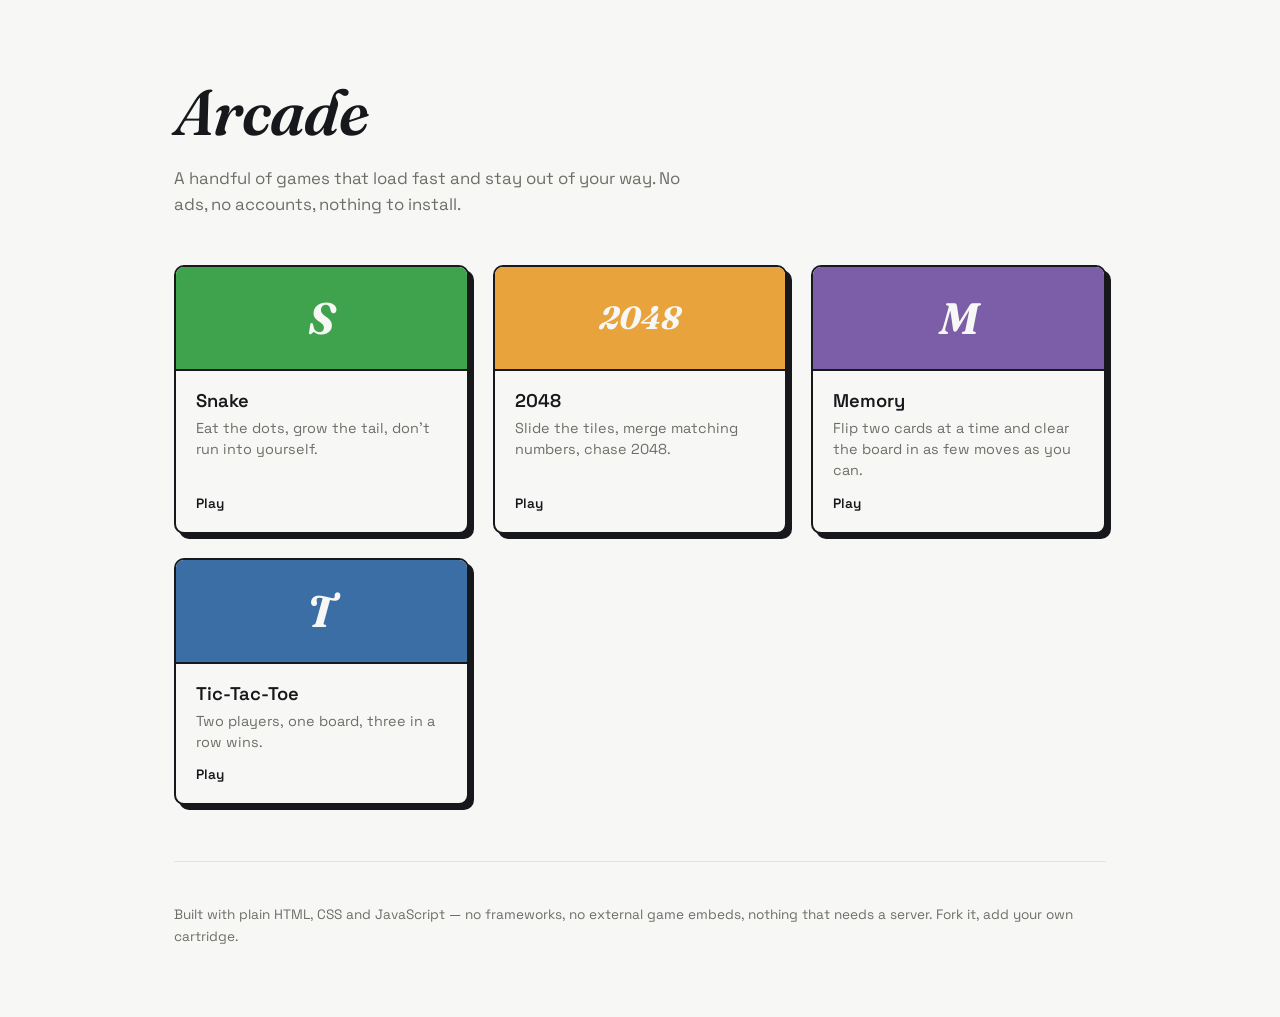
<file: index.html>
<!doctype html>
<html lang="en">
<head>
<meta charset="utf-8">
<meta name="viewport" content="width=device-width, initial-scale=1">
<title>Arcade</title>
<meta name="description" content="A small, self-contained collection of browser games.">
<link rel="stylesheet" href="styles.css">
</head>
<body>
<div class="wrap">

  <header class="hero">
    <h1>Arcade</h1>
    <p>A handful of games that load fast and stay out of your way. No ads, no accounts, nothing to install.</p>
  </header>

  <main class="grid">

    <a class="cartridge" href="games/snake.html" style="--tint:#3fa34d">
      <div class="cartridge-face"><span class="cartridge-mark">S</span></div>
      <div class="cartridge-body">
        <h2>Snake</h2>
        <p>Eat the dots, grow the tail, don't run into yourself.</p>
        <span class="play">Play</span>
      </div>
    </a>

    <a class="cartridge" href="games/2048.html" style="--tint:#e8a33d">
      <div class="cartridge-face"><span class="cartridge-mark" style="font-size:2rem">2048</span></div>
      <div class="cartridge-body">
        <h2>2048</h2>
        <p>Slide the tiles, merge matching numbers, chase 2048.</p>
        <span class="play">Play</span>
      </div>
    </a>

    <a class="cartridge" href="games/memory.html" style="--tint:#7b5ea7">
      <div class="cartridge-face"><span class="cartridge-mark">M</span></div>
      <div class="cartridge-body">
        <h2>Memory</h2>
        <p>Flip two cards at a time and clear the board in as few moves as you can.</p>
        <span class="play">Play</span>
      </div>
    </a>

    <a class="cartridge" href="games/tictactoe.html" style="--tint:#3b6ea5">
      <div class="cartridge-face"><span class="cartridge-mark">T</span></div>
      <div class="cartridge-body">
        <h2>Tic-Tac-Toe</h2>
        <p>Two players, one board, three in a row wins.</p>
        <span class="play">Play</span>
      </div>
    </a>

  </main>

  <footer>
    <p>Built with plain HTML, CSS and JavaScript — no frameworks, no external game embeds, nothing that needs a server. Fork it, add your own cartridge.</p>
  </footer>

</div>
</body>
</html>
</file>
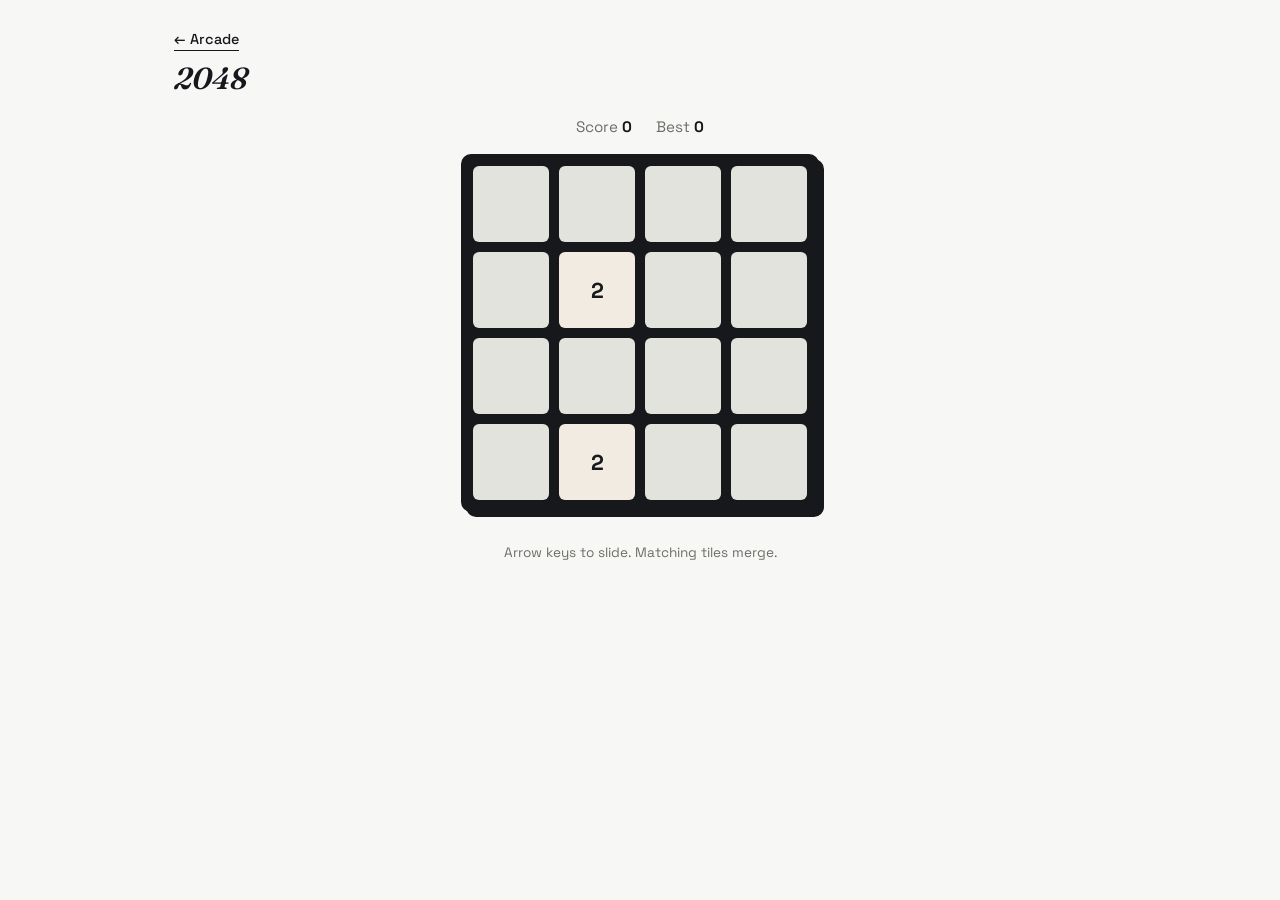
<file: games/2048.html>
<!doctype html>
<html lang="en">
<head>
<meta charset="utf-8">
<meta name="viewport" content="width=device-width, initial-scale=1">
<title>2048 — Arcade</title>
<link rel="stylesheet" href="../styles.css">
<style>
  .board-wrap{ position:relative; }
  .board2048{
    display:grid;
    grid-template-columns:repeat(4,76px);
    grid-template-rows:repeat(4,76px);
    gap:10px;
    background:var(--ink);
    padding:10px;
    border-radius:10px;
    border:2px solid var(--ink);
    box-shadow:5px 5px 0 var(--ink);
  }
  .tile{
    display:flex;
    align-items:center;
    justify-content:center;
    background:var(--line);
    border-radius:6px;
    font-family:'Space Grotesk',sans-serif;
    font-weight:700;
    font-size:1.35rem;
    color:var(--ink);
  }
  .overlay-msg{
    position:absolute;
    inset:0;
    display:none;
    flex-direction:column;
    align-items:center;
    justify-content:center;
    gap:14px;
    background:rgba(247,247,245,.94);
    text-align:center;
    padding:20px;
    border-radius:10px;
  }
  .overlay-msg.show{ display:flex; }
  .overlay-msg h2{
    font-family:'Fraunces',serif;
    font-style:italic;
    margin:0;
    font-size:1.3rem;
  }
  @media (max-width:420px){
    .board2048{ grid-template-columns:repeat(4,64px); grid-template-rows:repeat(4,64px); }
  }
</style>
</head>
<body>
<div class="wrap">
  <div class="game-header"><a class="back-link" href="../index.html">← Arcade</a></div>
  <h1 class="game-title">2048</h1>

  <div class="game-stage">
    <div class="hud">
      <span>Score <strong id="score">0</strong></span>
      <span>Best <strong id="best">0</strong></span>
    </div>

    <div class="board-wrap">
      <div class="board2048" id="board"></div>
      <div class="overlay-msg" id="overlayMsg">
        <h2 id="overlayText">Game over</h2>
        <button class="btn" id="restartBtn">Try again</button>
      </div>
    </div>

    <p style="color:var(--muted); font-size:.85rem;">Arrow keys to slide. Matching tiles merge.</p>
  </div>
</div>
<script src="2048.js"></script>
</body>
</html>
</file>
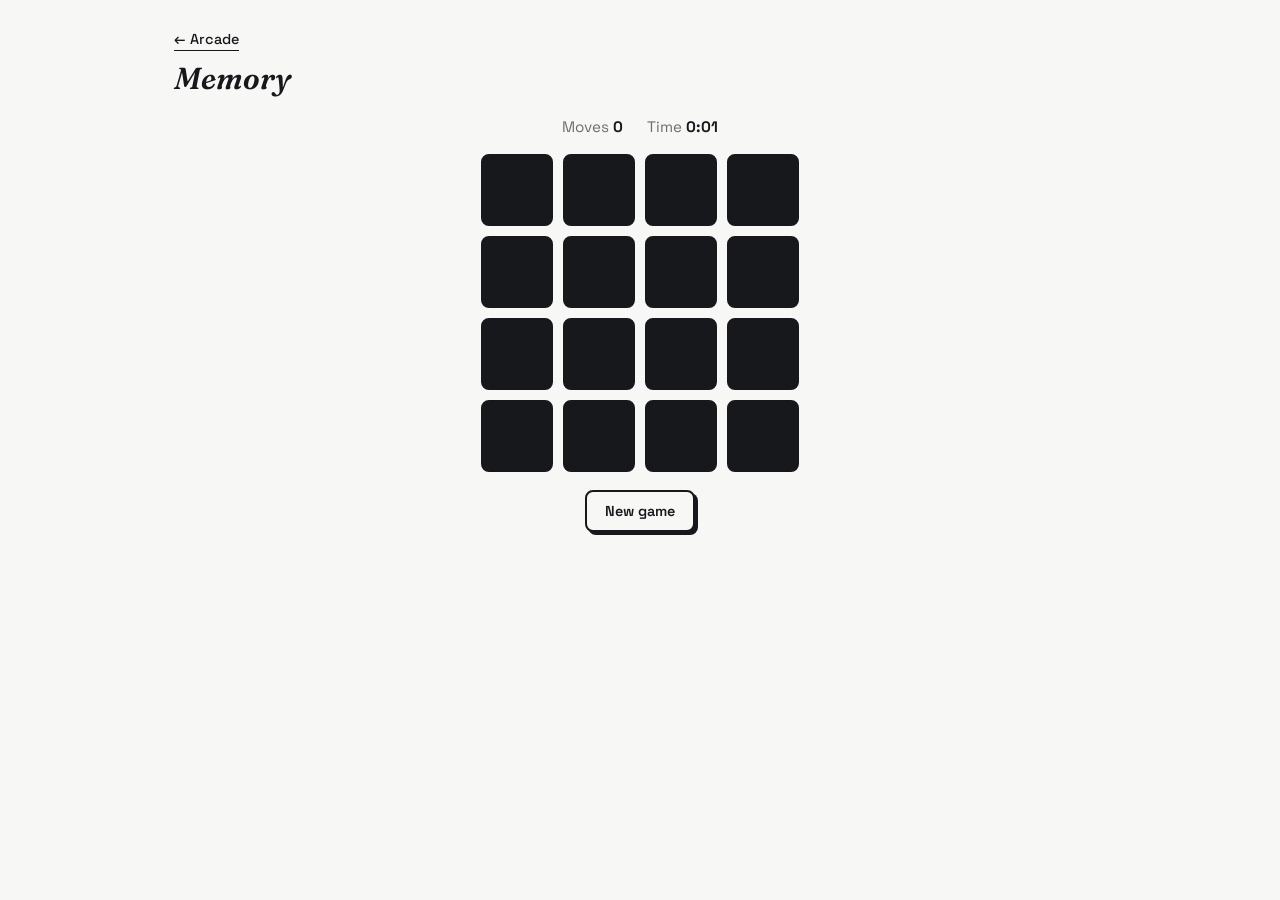
<file: games/memory.html>
<!doctype html>
<html lang="en">
<head>
<meta charset="utf-8">
<meta name="viewport" content="width=device-width, initial-scale=1">
<title>Memory — Arcade</title>
<link rel="stylesheet" href="../styles.css">
<style>
  .board-memory{
    display:grid;
    grid-template-columns:repeat(4,72px);
    grid-template-rows:repeat(4,72px);
    gap:10px;
  }
  .card{
    border:2px solid var(--ink);
    border-radius:8px;
    background:var(--ink);
    display:flex;
    align-items:center;
    justify-content:center;
    font-size:1.6rem;
    cursor:pointer;
    user-select:none;
  }
  .card.flipped, .card.matched{
    background:var(--paper);
  }
  .card.matched{
    opacity:.45;
    cursor:default;
  }
  .win-msg{
    font-family:'Fraunces',serif;
    font-style:italic;
    font-size:1.2rem;
    display:none;
    margin:0;
  }
  .win-msg.show{ display:block; }
  @media (max-width:380px){
    .board-memory{ grid-template-columns:repeat(4,60px); grid-template-rows:repeat(4,60px); }
  }
</style>
</head>
<body>
<div class="wrap">
  <div class="game-header"><a class="back-link" href="../index.html">← Arcade</a></div>
  <h1 class="game-title">Memory</h1>

  <div class="game-stage">
    <div class="hud">
      <span>Moves <strong id="moves">0</strong></span>
      <span>Time <strong id="time">0:00</strong></span>
    </div>

    <div class="board-memory" id="board"></div>

    <p class="win-msg" id="winMsg">Cleared in <span id="winMoves"></span> moves.</p>
    <button class="btn" id="restartBtn">New game</button>
  </div>
</div>
<script src="memory.js"></script>
</body>
</html>
</file>
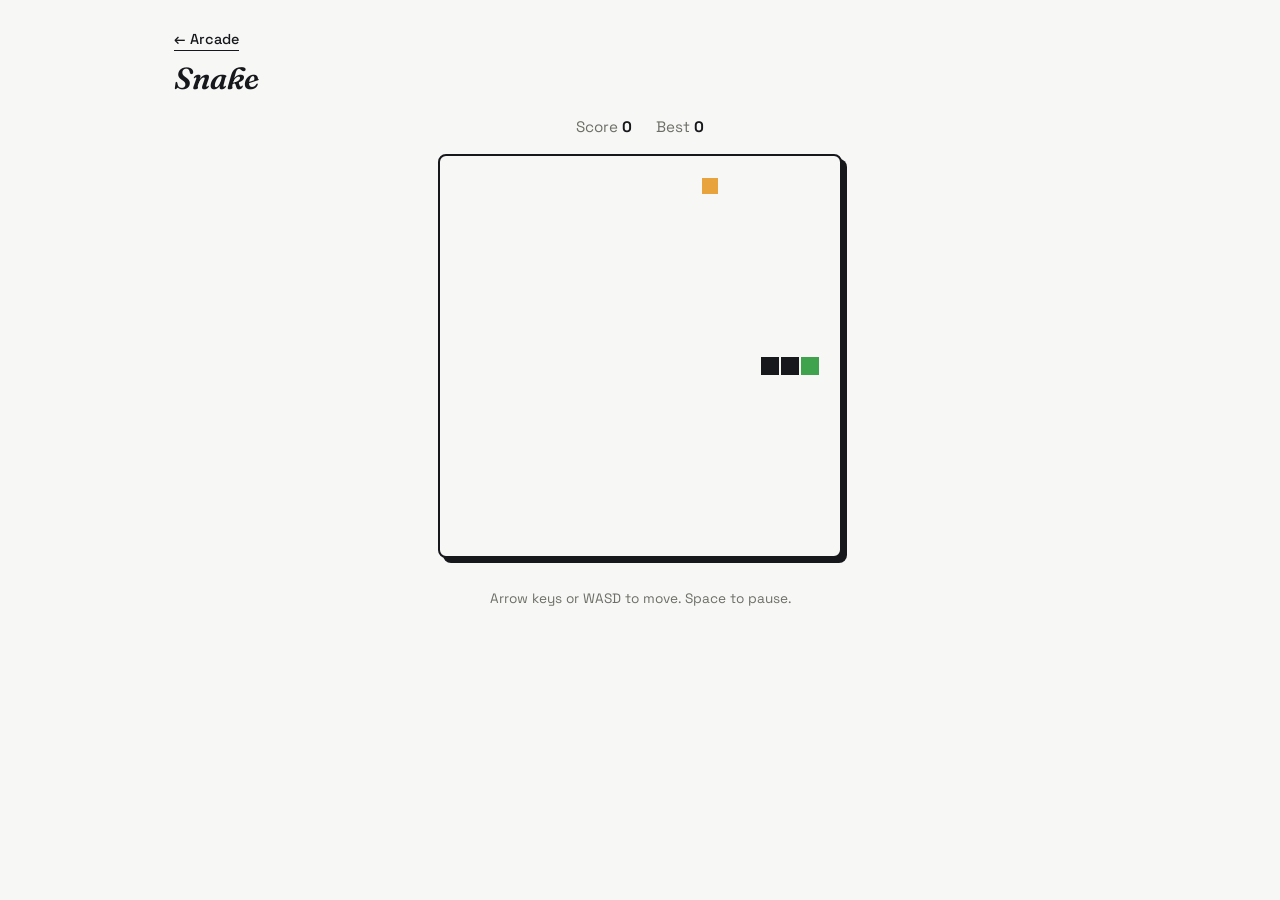
<file: games/snake.html>
<!doctype html>
<html lang="en">
<head>
<meta charset="utf-8">
<meta name="viewport" content="width=device-width, initial-scale=1">
<title>Snake — Arcade</title>
<link rel="stylesheet" href="../styles.css">
<style>
  .board-wrap{ position:relative; }
  canvas{
    background:var(--paper);
    border:2px solid var(--ink);
    border-radius:8px;
    box-shadow:5px 5px 0 var(--ink);
    touch-action:none;
    display:block;
  }
  .overlay-msg{
    position:absolute;
    inset:0;
    display:none;
    flex-direction:column;
    align-items:center;
    justify-content:center;
    gap:14px;
    background:rgba(247,247,245,.94);
    text-align:center;
    padding:20px;
    border-radius:8px;
  }
  .overlay-msg.show{ display:flex; }
  .overlay-msg h2{
    font-family:'Fraunces',serif;
    font-style:italic;
    margin:0;
    font-size:1.3rem;
  }
</style>
</head>
<body>
<div class="wrap">
  <div class="game-header"><a class="back-link" href="../index.html">← Arcade</a></div>
  <h1 class="game-title">Snake</h1>

  <div class="game-stage">
    <div class="hud">
      <span>Score <strong id="score">0</strong></span>
      <span>Best <strong id="best">0</strong></span>
    </div>

    <div class="board-wrap">
      <canvas id="board" width="400" height="400"></canvas>
      <div class="overlay-msg" id="overlayMsg">
        <h2 id="overlayText">Game over</h2>
        <button class="btn" id="restartBtn">Play again</button>
      </div>
    </div>

    <p style="color:var(--muted); font-size:.85rem;">Arrow keys or WASD to move. Space to pause.</p>
  </div>
</div>
<script src="snake.js"></script>
</body>
</html>
</file>
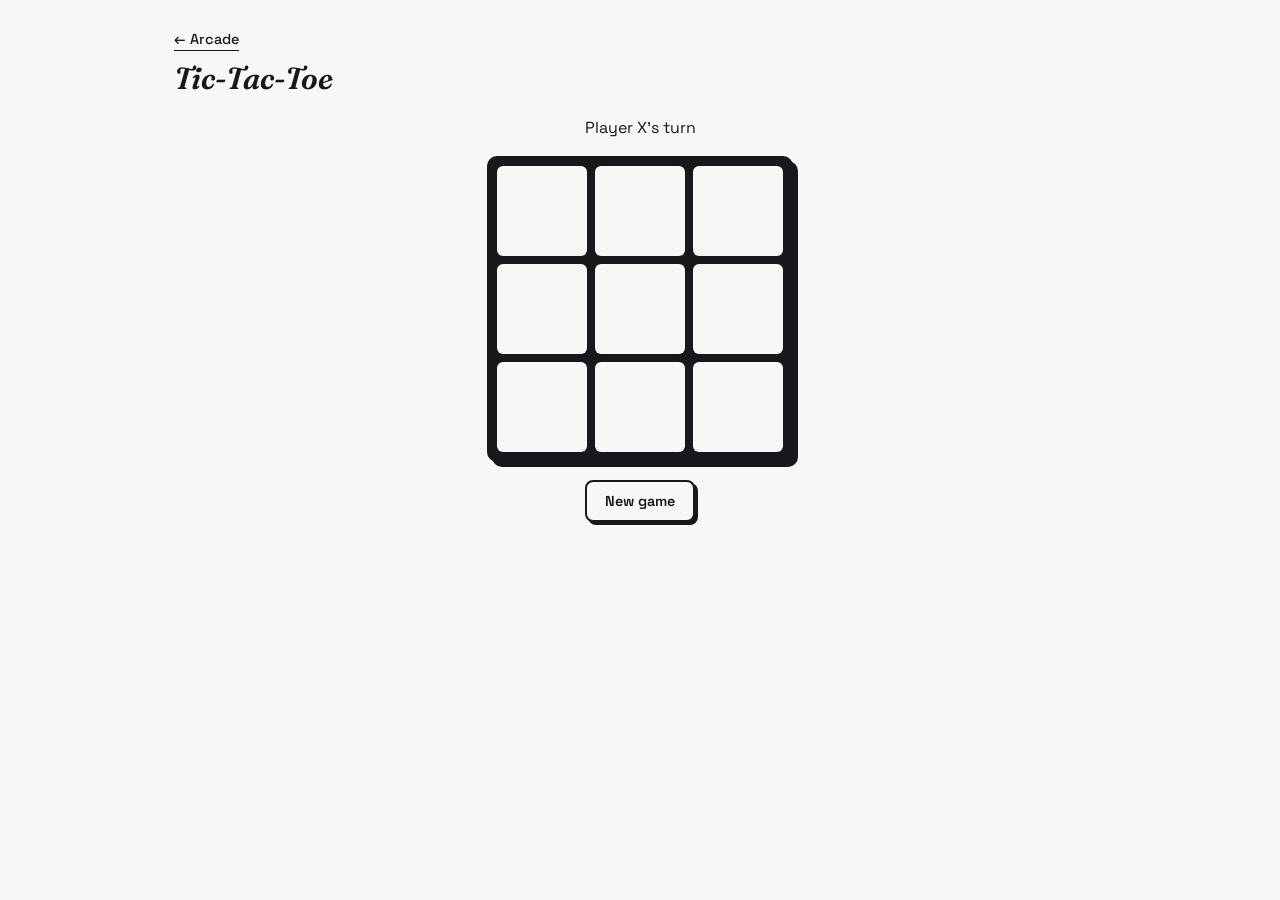
<file: games/tictactoe.html>
<!doctype html>
<html lang="en">
<head>
<meta charset="utf-8">
<meta name="viewport" content="width=device-width, initial-scale=1">
<title>Tic-Tac-Toe — Arcade</title>
<link rel="stylesheet" href="../styles.css">
<style>
  .board-ttt{
    display:grid;
    grid-template-columns:repeat(3,90px);
    grid-template-rows:repeat(3,90px);
    gap:8px;
    background:var(--ink);
    padding:8px;
    border-radius:10px;
    border:2px solid var(--ink);
    box-shadow:5px 5px 0 var(--ink);
  }
  .cell{
    background:var(--paper);
    border-radius:6px;
    display:flex;
    align-items:center;
    justify-content:center;
    font-family:'Fraunces',serif;
    font-weight:700;
    font-size:2.2rem;
    cursor:pointer;
  }
  .cell.win{ background:#f2ebe1; }
  .cell:empty:hover{ background:var(--line); }
  .status{
    font-size:1rem;
    margin:0;
  }
  @media (max-width:380px){
    .board-ttt{ grid-template-columns:repeat(3,76px); grid-template-rows:repeat(3,76px); }
  }
</style>
</head>
<body>
<div class="wrap">
  <div class="game-header"><a class="back-link" href="../index.html">← Arcade</a></div>
  <h1 class="game-title">Tic-Tac-Toe</h1>

  <div class="game-stage">
    <p class="status" id="status">Player X's turn</p>
    <div class="board-ttt" id="board"></div>
    <button class="btn" id="restartBtn">New game</button>
  </div>
</div>
<script src="tictactoe.js"></script>
</body>
</html>
</file>
<file: styles.css>
@import url('https://fonts.googleapis.com/css2?family=Fraunces:ital,opsz,wght@0,9..144,400;0,9..144,600;0,9..144,700;1,9..144,600&family=Space+Grotesk:wght@400;500;600;700&display=swap');

:root{
  --paper:#f7f7f5;
  --ink:#17181c;
  --muted:#6e6e68;
  --line:#e3e3dd;
  --radius:10px;
}

*{ box-sizing:border-box; }

html,body{
  margin:0;
  padding:0;
  background:var(--paper);
  color:var(--ink);
  font-family:'Space Grotesk',sans-serif;
}

a{ color:inherit; }

.wrap{
  max-width:980px;
  margin:0 auto;
  padding:0 24px;
}

/* --- landing page --- */

.hero{
  padding:72px 0 48px;
}

.hero h1{
  font-family:'Fraunces',serif;
  font-style:italic;
  font-weight:600;
  font-size:clamp(2.5rem,6vw,4rem);
  margin:0 0 14px;
  letter-spacing:-0.01em;
}

.hero p{
  color:var(--muted);
  font-size:1.05rem;
  max-width:46ch;
  margin:0;
  line-height:1.55;
}

.grid{
  display:grid;
  grid-template-columns:repeat(auto-fit,minmax(220px,1fr));
  gap:24px;
  padding-bottom:56px;
}

.cartridge{
  display:flex;
  flex-direction:column;
  text-decoration:none;
  color:var(--ink);
  border:2px solid var(--ink);
  border-radius:var(--radius);
  background:var(--paper);
  box-shadow:5px 5px 0 var(--ink);
  transition:transform .15s ease, box-shadow .15s ease;
  overflow:hidden;
}

.cartridge:hover{
  transform:translate(-3px,-3px);
  box-shadow:8px 8px 0 var(--ink);
}

.cartridge:focus-visible{
  outline:3px solid var(--ink);
  outline-offset:3px;
}

.cartridge-face{
  height:104px;
  display:flex;
  align-items:center;
  justify-content:center;
  background:var(--tint);
  border-bottom:2px solid var(--ink);
}

.cartridge-mark{
  font-family:'Fraunces',serif;
  font-style:italic;
  font-weight:700;
  font-size:2.75rem;
  color:var(--paper);
  line-height:1;
}

.cartridge-body{
  padding:18px 20px 20px;
  display:flex;
  flex-direction:column;
  gap:6px;
  flex:1;
}

.cartridge-body h2{
  margin:0;
  font-size:1.15rem;
  font-weight:600;
}

.cartridge-body p{
  margin:0;
  color:var(--muted);
  font-size:.9rem;
  line-height:1.45;
  flex:1;
}

.play{
  margin-top:8px;
  font-weight:600;
  font-size:.85rem;
}

.cartridge:hover .play{
  text-decoration:underline;
}

footer{
  padding:28px 0 56px;
  border-top:1px solid var(--line);
  color:var(--muted);
  font-size:.85rem;
  line-height:1.6;
}

footer a{
  color:var(--ink);
  text-decoration:underline;
}

/* --- game pages --- */

.game-header{
  padding:28px 0 4px;
}

.back-link{
  text-decoration:none;
  font-weight:500;
  font-size:.9rem;
  border-bottom:1px solid var(--ink);
  padding-bottom:2px;
}

.game-title{
  font-family:'Fraunces',serif;
  font-style:italic;
  font-weight:600;
  font-size:1.9rem;
  margin:6px 0 8px;
}

.game-stage{
  display:flex;
  flex-direction:column;
  align-items:center;
  gap:18px;
  padding:12px 0 64px;
}

.hud{
  display:flex;
  gap:24px;
  font-size:.95rem;
  color:var(--muted);
}

.hud strong{ color:var(--ink); }

.btn{
  border:2px solid var(--ink);
  background:var(--paper);
  color:var(--ink);
  font-family:'Space Grotesk',sans-serif;
  font-weight:600;
  font-size:.9rem;
  padding:10px 18px;
  border-radius:8px;
  cursor:pointer;
  box-shadow:3px 3px 0 var(--ink);
  transition:transform .1s ease, box-shadow .1s ease;
}

.btn:hover{
  transform:translate(-2px,-2px);
  box-shadow:5px 5px 0 var(--ink);
}

.btn:active{
  transform:translate(0,0);
  box-shadow:1px 1px 0 var(--ink);
}

@media (max-width:560px){
  .hero{ padding:48px 0 36px; }
}
</file>
